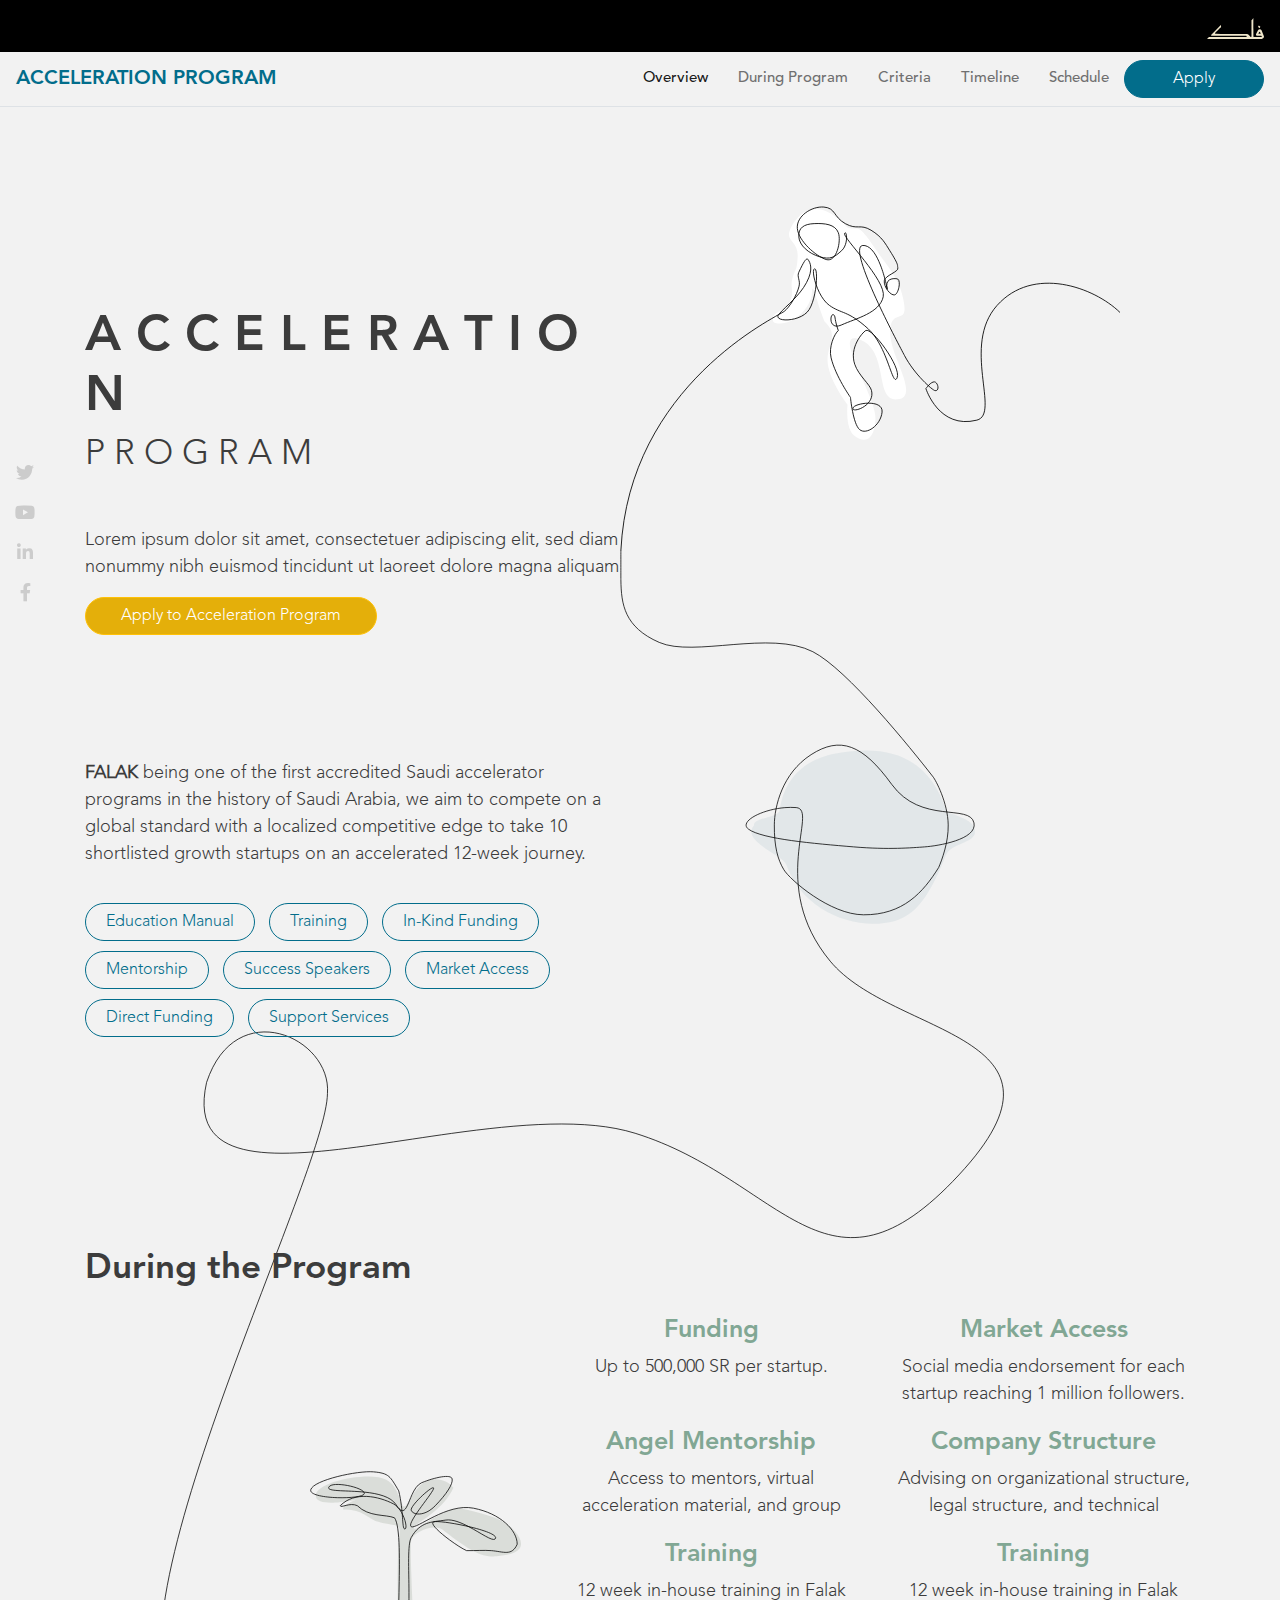
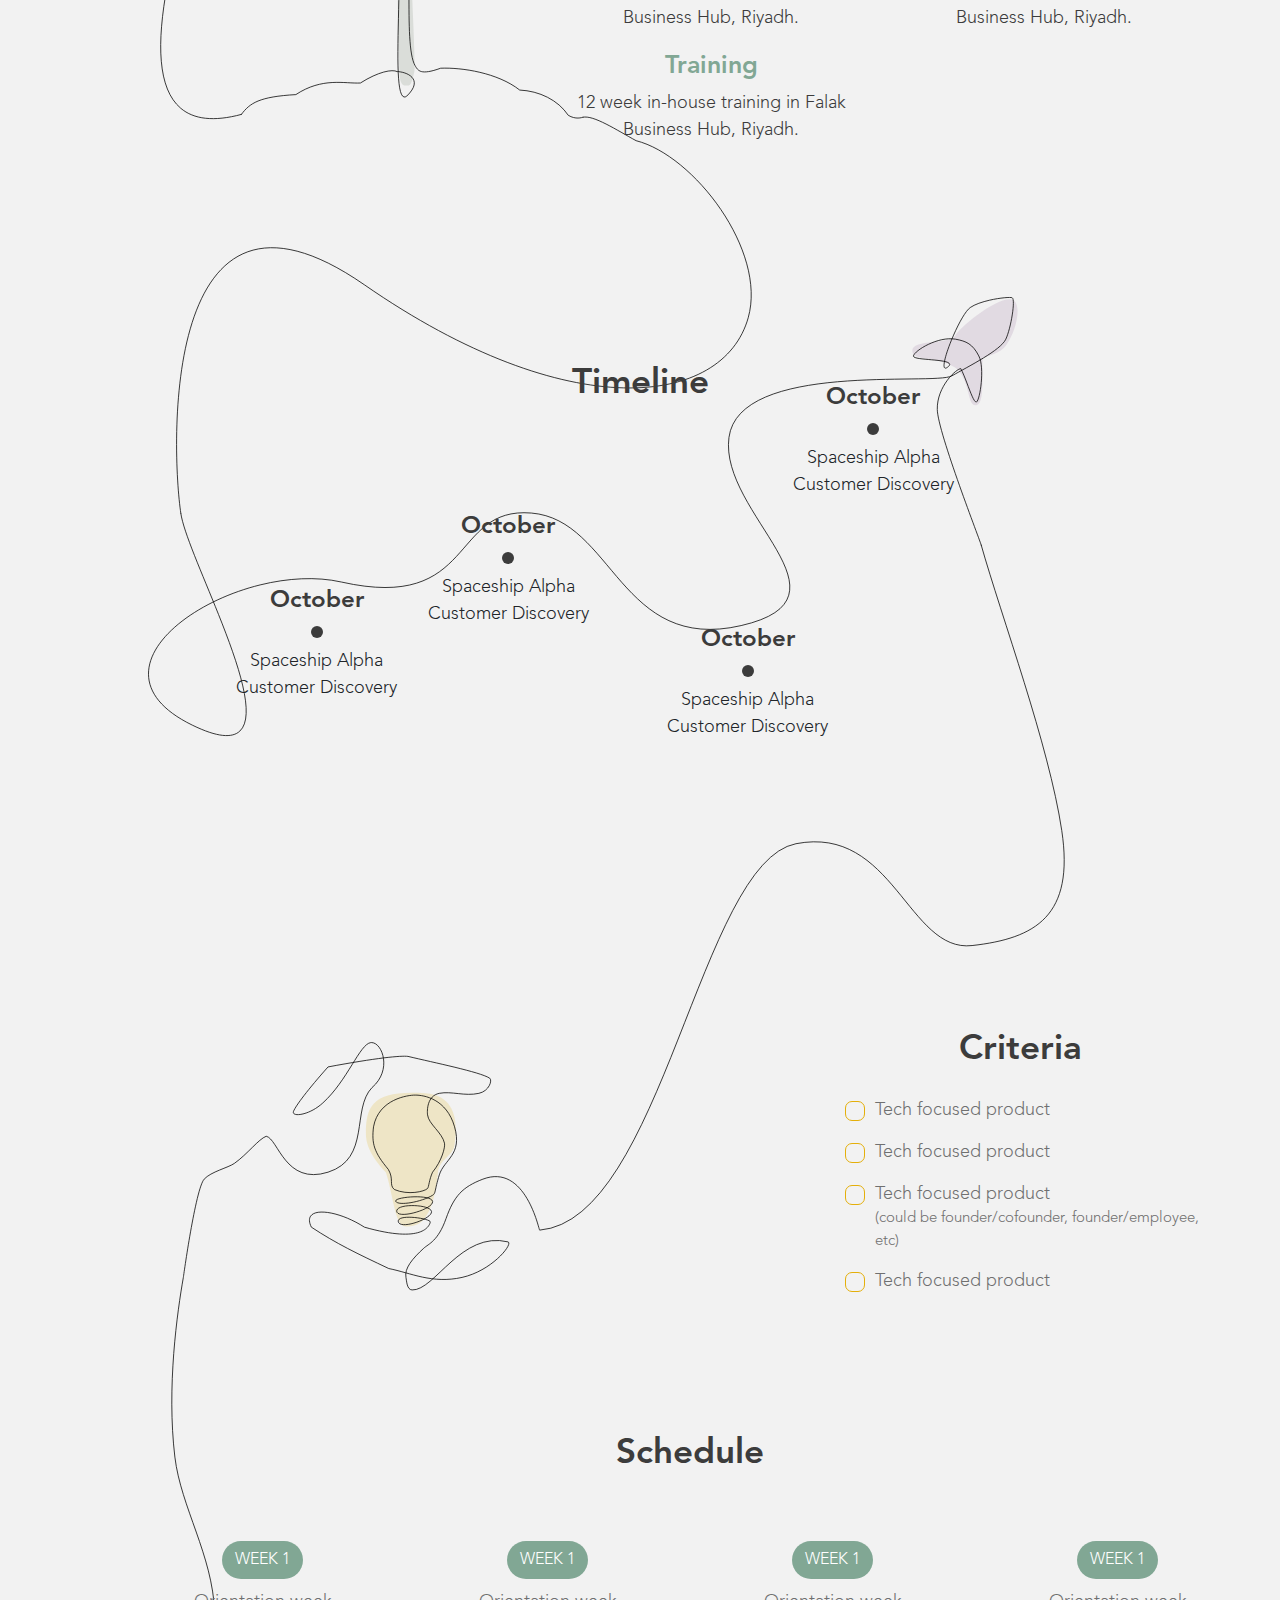
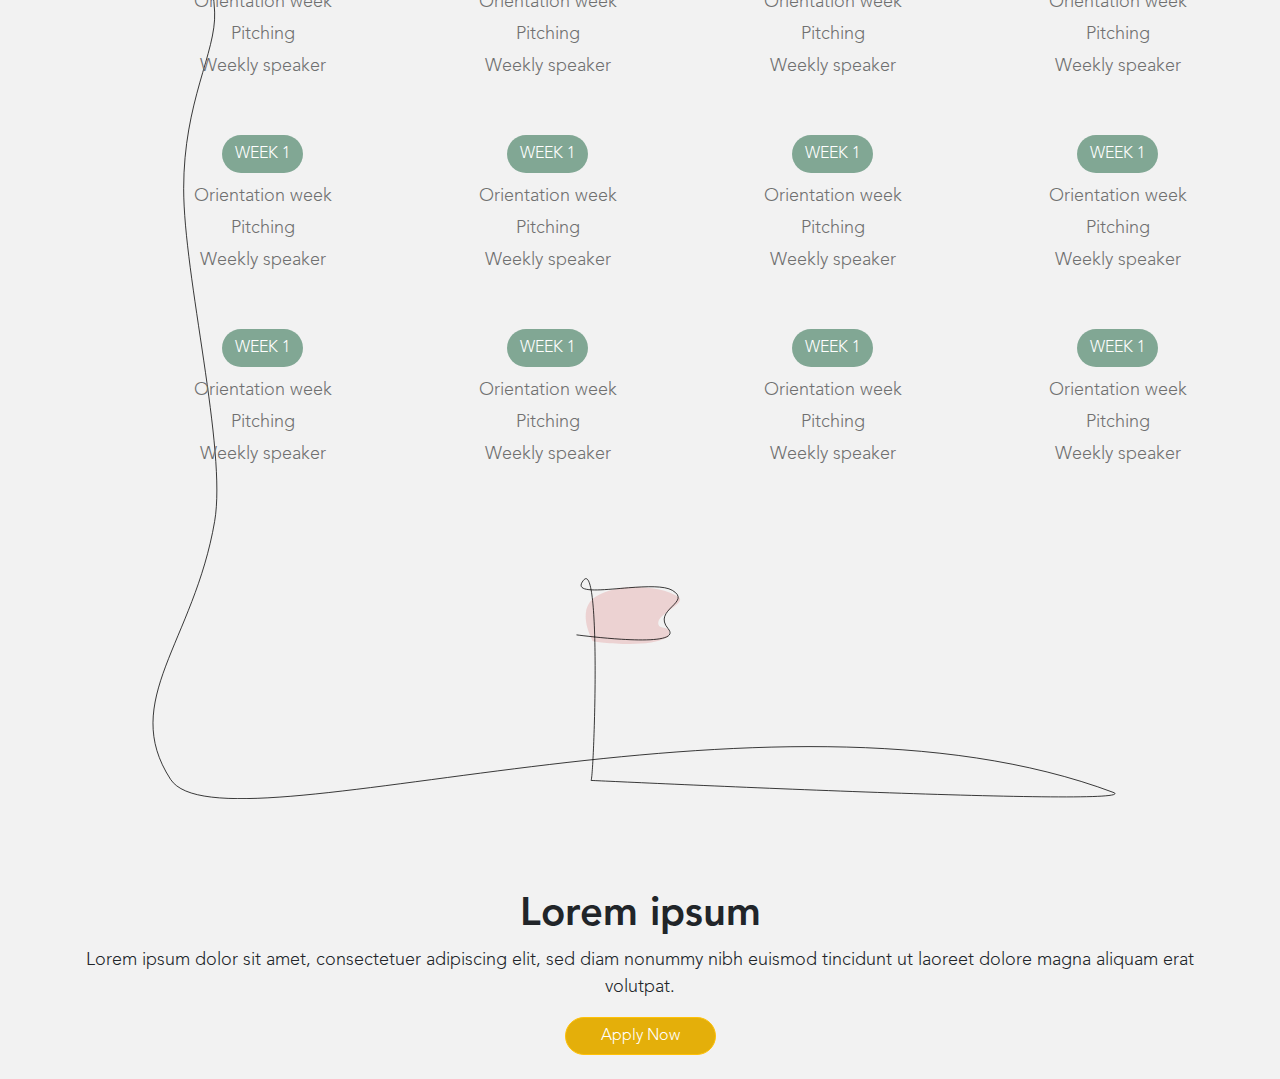
<file: index.html>
<!doctype html>
<html lang="en">
<head>
    <!-- Required meta tags -->
    <meta charset="utf-8">
    <meta name="viewport" content="width=device-width, initial-scale=1, shrink-to-fit=no">

    <!-- Bootstrap CSS -->
    <link rel="stylesheet" href="assets/css/bootstrap.min.css" />
    <link rel="stylesheet" href="plugins/font-awesome/css/all.min.css" />
    <link rel="stylesheet" href="style.css">
    <link rel="stylesheet" href="responsive.css">
    <title>Falak</title>
</head>
<body>
<div class="container-fluid px-0">
    <div class="top-header">
        <div class="float-right">
            <img src="assets/falak-logo-light.svg" alt="">
        </div>
    </div>  
<!-- end of header -->

    <div class="collapse" id="navbarToggleExternalContent">
        <div class="p-2">
            <ul class="nav flex-column">
                <li class="nav-item active">
                    <a class="nav-link" href="#">Overview <span class="sr-only">(current)</span></a>
                </li>
                <li class="nav-item">
                    <a class="nav-link" href="#">During Program</a>
                </li>
                <li class="nav-item">
                    <a class="nav-link" href="#">Criteria</a>
                </li>
                <li class="nav-item">
                    <a class="nav-link" href="#">Timeline</a>
                </li>
                <li class="nav-item">
                    <a class="nav-link" href="#">Schedule</a>
                </li>
            </ul>
        </div>
    </div>

    <nav class="navbar navbar-expand-lg navbar-light bg-falak border-bottom navbar-bottom-border-color">
        <div>
            <button class="navbar-toggler" type="button" data-toggle="collapse" data-target="#navbarToggleExternalContent" aria-controls="navbarToggleExternalContent" aria-expanded="false" aria-label="Toggle navigation">
                <span class="navbar-toggler-icon"></span>
            </button>
        </div>
        <div>
            <a class="navbar-brand" href="#">
                <h1>ACCELERATION PROGRAM</h1>
            </a>
        </div>

        <div class="collapse navbar-collapse" id="navbarSupportedContent">
            <ul class="navbar-nav flex-row ml-auto d-flex">
                <li class="nav-item active">
                    <a class="nav-link" href="#">Overview <span class="sr-only">(current)</span></a>
                </li>
                <li class="nav-item">
                    <a class="nav-link" href="#">During Program</a>
                </li>
                <li class="nav-item">
                    <a class="nav-link" href="#">Criteria</a>
                </li>
                <li class="nav-item">
                    <a class="nav-link" href="#">Timeline</a>
                </li>
                <li class="nav-item">
                    <a class="nav-link" href="#">Schedule</a>
                </li>
            </ul>
        </div>
        <div>
            <a  href="#" class="btn btn-falak-blue rounded-pill px-md-5 "role="button" aria-pressed="true">Apply</a>
        </div>
    </nav>
</div>


<main class="main-content">
    <img src="assets/Group1.svg" class="bg-main hide-mobile" alt="" />
    <img src="assets/mobile-bg.svg" class="bg-main hide-desktop" alt="" />

    <div class="fixed-menu-left">
        <ul class="list-unstyled p-0">
            <li><a href=""><i class="fab fa-twitter fa-fw"></i></a></li>
            <li><a href=""><i class="fab fa-youtube fa-fw"></i></a></li>
            <li><a href=""><i class="fab fa-linkedin-in fa-fw"></i></a></li>
            <li><a href=""><i class="fab fa-facebook-f fa-fw"></i></a></li>
        </ul>
    </div>

    <header class="main-hero h-window">
        <div class="container">
            <div class="row">
                <div class="col-lg-6">
                    <div class="hero-text">
                        <h2>A C C E L E R A T I O N</h2>
                        <h3>P R O G R A M</h3>
                        <p>
                            Lorem ipsum dolor sit amet, consectetuer adipiscing elit, sed diam nonummy nibh euismod tincidunt ut laoreet dolore magna aliquam
                        </p>
                        <a href="" class="btn btn-warning">Apply to Acceleration Program</a>
                    </div>
                </div>
            </div>
        </div>
    </header>

    <section class="about-us h-window">
        <div class="container">
            <div class="row">
                <div class="col-xl-6 col-lg-7">
                    <div class="about-text">
                        <p>
                            <b>FALAK</b> being  one  of  the  first  accredited  Saudi  accelerator programs in the history of Saudi Arabia, we aim to compete on a global standard with a localized competitive edge to take 10 shortlisted growth startups on an accelerated 12-week journey.
                        </p>
                    </div>
                    <div class="about-tags">
                        <a href="" class="btn btn-outline-primary">Education Manual</a>
                        <a href="" class="btn btn-outline-primary">Training</a>
                        <a href="" class="btn btn-outline-primary">In-Kind Funding</a>
                        <a href="" class="btn btn-outline-primary">Mentorship</a>
                        <a href="" class="btn btn-outline-primary">Success Speakers</a>
                        <a href="" class="btn btn-outline-primary">Market Access</a>
                        <a href="" class="btn btn-outline-primary">Direct Funding</a>
                        <a href="" class="btn btn-outline-primary">Support Services</a>
                    </div>
                </div>
            </div>
        </div>
    </section>

    <section class="steps h-window">
        <div class="container">
            <div class="sec-title">
                <h4>During the Program</h4>
            </div>

            <div class="all-steps">
                <div class="row">
                    <div class="col-lg-7 offset-lg-5">
                        <div class="row">
                            <div class="col-lg-6">
                                <article class="step-item">
                                    <h4>Funding</h4>
                                    <p>
                                        Up to 500,000 SR per startup.
                                    </p>
                                </article>
                            </div>
                            <div class="col-lg-6">
                                <article class="step-item">
                                    <h4>Market Access</h4>
                                    <p>
                                        Social media endorsement for each startup reaching 1 million followers.
                                    </p>
                                </article>
                            </div>
                            <div class="col-lg-6">
                                <article class="step-item">
                                    <h4>Angel Mentorship</h4>
                                    <p>
                                        Access to mentors, virtual acceleration material, and group mentorship sessions.
                                    </p>
                                </article>
                            </div>
                            <div class="col-lg-6">
                                <article class="step-item">
                                    <h4>Company Structure</h4>
                                    <p>
                                        Advising on organizational structure, legal structure, and technical structure to facilitate growth.
                                    </p>
                                </article>
                            </div>
                            <div class="col-lg-6">
                                <article class="step-item">
                                    <h4>Training</h4>
                                    <p>
                                        12 week in-house training in Falak Business Hub, Riyadh.
                                    </p>
                                </article>
                            </div>
                            <div class="col-lg-6">
                                <article class="step-item">
                                    <h4>Training</h4>
                                    <p>
                                        12 week in-house training in Falak Business Hub, Riyadh.
                                    </p>
                                </article>
                            </div>
                            <div class="col-lg-6">
                                <article class="step-item">
                                    <h4>Training</h4>
                                    <p>
                                        12 week in-house training in Falak Business Hub, Riyadh.
                                    </p>
                                </article>
                            </div>
                        </div>
                    </div>
                </div>
            </div>
        </div>
    </section>

    <section class="timeline h-window">
        <div class="container">
            <div class="sec-title text-center">
                <h4>Timeline</h4>
            </div>

            <div class="timline-holder">
                <div class="row" style="height: calc(966px - 350px)">
                    <div class="col-lg-3">
                        <article class="timeline-item text-center first-time">
                            <h4>October</h4>
                            <span class="span-dot"></span>
                            <p>
                                Spaceship Alpha
                                Customer Discovery
                            </p>
                        </article>
                    </div>
                    <div class="col-lg-3">
                        <article class="timeline-item text-center second-time">
                            <h4>October</h4>
                            <span class="span-dot"></span>
                            <p>
                                Spaceship Alpha<br>
                                Customer Discovery
                            </p>
                        </article>
                    </div>
                    <div class="col-lg-3">
                        <article class="timeline-item text-center third-time">
                            <h4>October</h4>
                            <span class="span-dot"></span>
                            <p>
                                Spaceship Alpha
                                Customer Discovery
                            </p>
                        </article>
                    </div>
                    <div class="col-lg-3">
                        <article class="timeline-item text-center fourth-time">
                            <h4>October</h4>
                            <span class="span-dot"></span>
                            <p>
                                Spaceship Alpha
                                Customer Discovery
                            </p>
                        </article>
                    </div>
                </div>
            </div>
        </div>
    </section>

    <section class="crietria h-window">
        <div class="container">
            <div class="row">
                <div class="col-xl-4 offset-xl-8 col-lg-5 offset-lg-7">
                    <div class="carira-holder">
                        <div class="sec-title text-center">
                            <h4>Criteria</h4>
                        </div>

                        <ul class="list-unstyled px-0">
                            <li>Tech focused product</li>
                            <li>Tech focused product</li>
                            <li>
                                Tech focused product
                                <p>(could be founder/cofounder, founder/employee, etc)</p>
                            </li>
                            <li>Tech focused product</li>
                        </ul>
                    </div>
                </div>
            </div>
        </div>
    </section>

    <section class="schedule">
        <div class="container">
            <div class="sec-title text-center">
                <h4>Schedule</h4>
            </div>

            <div class="row">
                <div class="col-lg-3 col-sm-6">
                    <article class="sc-item text-center">
                        <span class="btn">WEEK 1</span>
                        <ul class="list-unstyled px-0">
                            <li>Orientation week
                            </li>
                            <li>
                                Pitching
                            </li>
                            <li>
                                Weekly speaker
                            </li>
                        </ul>
                    </article>
                </div>
                <div class="col-lg-3 col-sm-6">
                    <article class="sc-item text-center">
                        <span class="btn">WEEK 1</span>
                        <ul class="list-unstyled px-0">
                            <li>Orientation week
                            </li>
                            <li>
                                Pitching
                            </li>
                            <li>
                                Weekly speaker
                            </li>
                        </ul>
                    </article>
                </div>
                <div class="col-lg-3 col-sm-6">
                    <article class="sc-item text-center">
                        <span class="btn">WEEK 1</span>
                        <ul class="list-unstyled px-0">
                            <li>Orientation week
                            </li>
                            <li>
                                Pitching
                            </li>
                            <li>
                                Weekly speaker
                            </li>
                        </ul>
                    </article>
                </div>
                <div class="col-lg-3 col-sm-6">
                    <article class="sc-item text-center">
                        <span class="btn">WEEK 1</span>
                        <ul class="list-unstyled px-0">
                            <li>Orientation week
                            </li>
                            <li>
                                Pitching
                            </li>
                            <li>
                                Weekly speaker
                            </li>
                        </ul>
                    </article>
                </div>
                <div class="col-lg-3 col-sm-6">
                    <article class="sc-item text-center">
                        <span class="btn">WEEK 1</span>
                        <ul class="list-unstyled px-0">
                            <li>Orientation week
                            </li>
                            <li>
                                Pitching
                            </li>
                            <li>
                                Weekly speaker
                            </li>
                        </ul>
                    </article>
                </div>
                <div class="col-lg-3 col-sm-6">
                    <article class="sc-item text-center">
                        <span class="btn">WEEK 1</span>
                        <ul class="list-unstyled px-0">
                            <li>Orientation week
                            </li>
                            <li>
                                Pitching
                            </li>
                            <li>
                                Weekly speaker
                            </li>
                        </ul>
                    </article>
                </div>
                <div class="col-lg-3 col-sm-6">
                    <article class="sc-item text-center">
                        <span class="btn">WEEK 1</span>
                        <ul class="list-unstyled px-0">
                            <li>Orientation week
                            </li>
                            <li>
                                Pitching
                            </li>
                            <li>
                                Weekly speaker
                            </li>
                        </ul>
                    </article>
                </div>
                <div class="col-lg-3 col-sm-6">
                    <article class="sc-item text-center">
                        <span class="btn">WEEK 1</span>
                        <ul class="list-unstyled px-0">
                            <li>Orientation week
                            </li>
                            <li>
                                Pitching
                            </li>
                            <li>
                                Weekly speaker
                            </li>
                        </ul>
                    </article>
                </div>
                <div class="col-lg-3 col-sm-6">
                    <article class="sc-item text-center">
                        <span class="btn">WEEK 1</span>
                        <ul class="list-unstyled px-0">
                            <li>Orientation week
                            </li>
                            <li>
                                Pitching
                            </li>
                            <li>
                                Weekly speaker
                            </li>
                        </ul>
                    </article>
                </div>
                <div class="col-lg-3 col-sm-6">
                    <article class="sc-item text-center">
                        <span class="btn">WEEK 1</span>
                        <ul class="list-unstyled px-0">
                            <li>Orientation week
                            </li>
                            <li>
                                Pitching
                            </li>
                            <li>
                                Weekly speaker
                            </li>
                        </ul>
                    </article>
                </div>
                <div class="col-lg-3 col-sm-6">
                    <article class="sc-item text-center">
                        <span class="btn">WEEK 1</span>
                        <ul class="list-unstyled px-0">
                            <li>Orientation week
                            </li>
                            <li>
                                Pitching
                            </li>
                            <li>
                                Weekly speaker
                            </li>
                        </ul>
                    </article>
                </div>
                <div class="col-lg-3 col-sm-6">
                    <article class="sc-item text-center">
                        <span class="btn">WEEK 1</span>
                        <ul class="list-unstyled px-0">
                            <li>Orientation week
                            </li>
                            <li>
                                Pitching
                            </li>
                            <li>
                                Weekly speaker
                            </li>
                        </ul>
                    </article>
                </div>
            </div>
        </div>
    </section>

    <footer>
        <div class="container">
            <h3>
                Lorem ipsum
            </h3>
            <p>
                Lorem ipsum dolor sit amet, consectetuer adipiscing elit, sed diam nonummy nibh euismod tincidunt ut laoreet dolore magna aliquam erat volutpat.
            </p>
            <a href="" class="btn btn-warning">Apply Now</a>
            <br><br>
        </div>
    </footer>
</main>
<!-- Optional JavaScript -->
<!-- jQuery first, then Popper.js, then Bootstrap JS -->
<script src="assets/js/jquery-3.3.1.slim.min.js"></script>
<script src="assets/js/jquery.min.js"></script>
<script src="assets/js/popper.min.js"></script>
<script src="assets/js/bootstrap.min.js"></script>
</body>
</html>
</file>
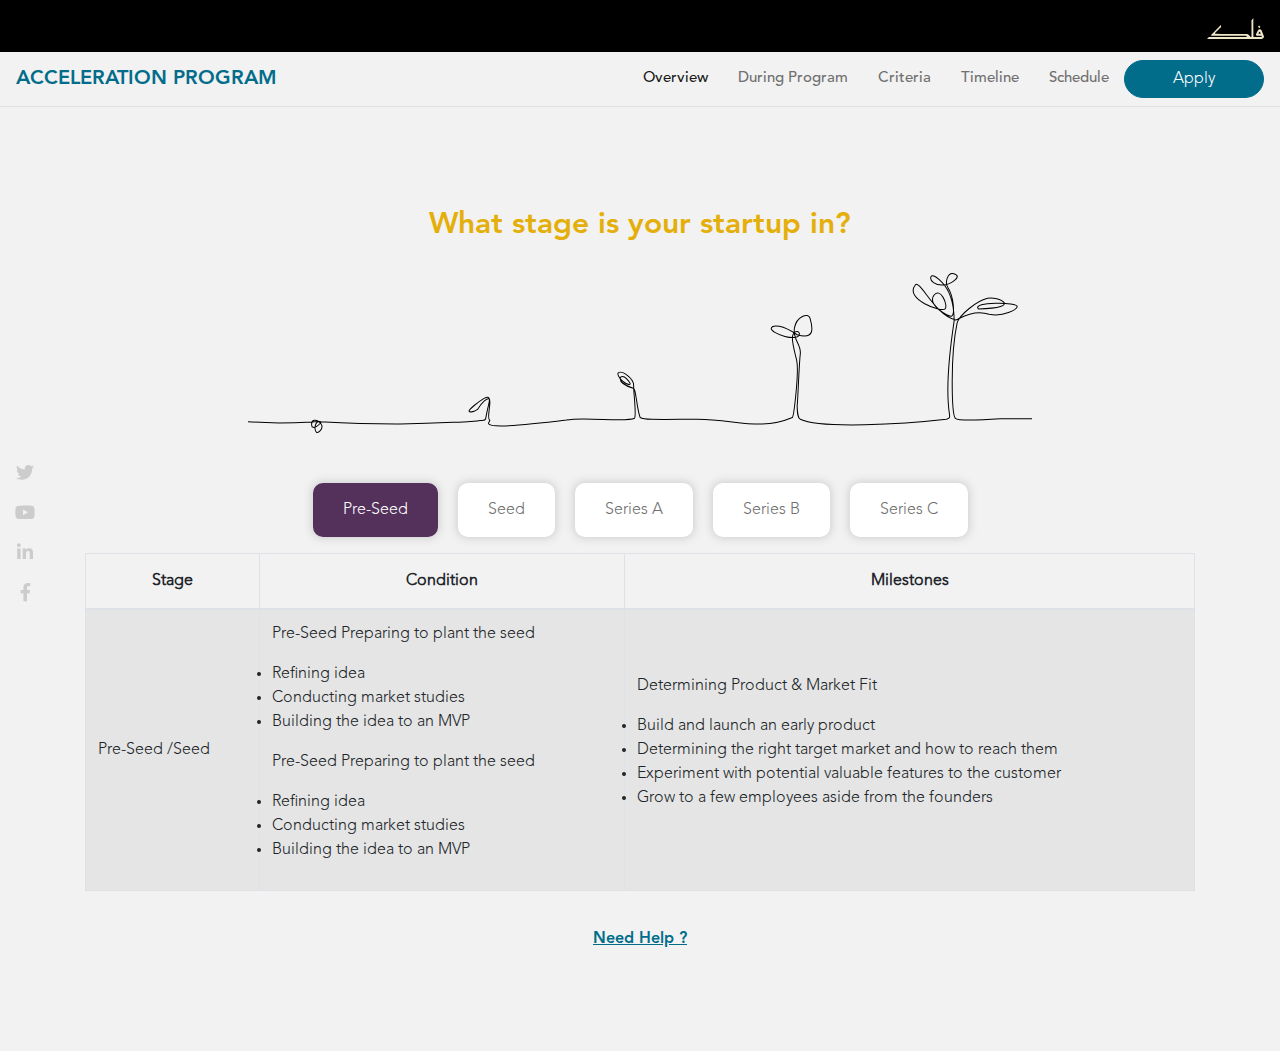
<file: process.html>
<!doctype html>
<html lang="en">
<head>
    <!-- Required meta tags -->
    <meta charset="utf-8">
    <meta name="viewport" content="width=device-width, initial-scale=1, shrink-to-fit=no">

    <!-- Bootstrap CSS -->
    <link rel="stylesheet" href="assets/css/bootstrap.min.css" />
    <link rel="stylesheet" href="plugins/font-awesome/css/all.min.css" />
    <link rel="stylesheet" href="style.css">
    <link rel="stylesheet" href="responsive.css">
    <title>Falak</title>
</head>
<body>
<div class="container-fluid px-0">
    <div class="top-header">
        <div class="float-right">
            <img src="assets/falak-logo-light.svg" alt="">
        </div>
    </div>  
<!-- end of header -->

    <div class="collapse" id="navbarToggleExternalContent">
        <div class="p-2">
            <ul class="nav flex-column">
                <li class="nav-item active">
                    <a class="nav-link" href="#">Overview <span class="sr-only">(current)</span></a>
                </li>
                <li class="nav-item">
                    <a class="nav-link" href="#">During Program</a>
                </li>
                <li class="nav-item">
                    <a class="nav-link" href="#">Criteria</a>
                </li>
                <li class="nav-item">
                    <a class="nav-link" href="#">Timeline</a>
                </li>
                <li class="nav-item">
                    <a class="nav-link" href="#">Schedule</a>
                </li>
            </ul>
        </div>
    </div>

    <nav class="navbar navbar-expand-lg navbar-light bg-falak border-bottom navbar-bottom-border-color">
        <div>
            <button class="navbar-toggler" type="button" data-toggle="collapse" data-target="#navbarToggleExternalContent" aria-controls="navbarToggleExternalContent" aria-expanded="false" aria-label="Toggle navigation">
                <span class="navbar-toggler-icon"></span>
            </button>
        </div>
        <div>
            <a class="navbar-brand" href="#">
                <h1>ACCELERATION PROGRAM</h1>
            </a>
        </div>

        <div class="collapse navbar-collapse" id="navbarSupportedContent">
            <ul class="navbar-nav flex-row ml-auto d-flex">
                <li class="nav-item active">
                    <a class="nav-link" href="#">Overview <span class="sr-only">(current)</span></a>
                </li>
                <li class="nav-item">
                    <a class="nav-link" href="#">During Program</a>
                </li>
                <li class="nav-item">
                    <a class="nav-link" href="#">Criteria</a>
                </li>
                <li class="nav-item">
                    <a class="nav-link" href="#">Timeline</a>
                </li>
                <li class="nav-item">
                    <a class="nav-link" href="#">Schedule</a>
                </li>
            </ul>
        </div>
        <div>
            <a  href="#" class="btn btn-falak-blue rounded-pill px-md-5 "role="button" aria-pressed="true">Apply</a>
        </div>
    </nav>
</div>


<main class="main-content">

    <div class="fixed-menu-left">
        <ul class="list-unstyled p-0">
            <li><a href=""><i class="fab fa-twitter fa-fw"></i></a></li>
            <li><a href=""><i class="fab fa-youtube fa-fw"></i></a></li>
            <li><a href=""><i class="fab fa-linkedin-in fa-fw"></i></a></li>
            <li><a href=""><i class="fab fa-facebook-f fa-fw"></i></a></li>
        </ul>
    </div>

    <section class="process">
        <div class="container">
            <div class="page-text text-center">
                <h4>What stage is your startup in?</h4>
                <img src="assets/tree.svg" alt="" />
            </div>

            <div class="page-tabs">
                <ul class="nav nav-pills mb-3 justify-content-center" id="pills-tab" role="tablist">
                    <li class="nav-item">
                        <a class="nav-link active" id="pills-home-tab" data-toggle="pill" href="#pills-home" role="tab" aria-controls="pills-home" aria-selected="true">Pre-Seed</a>
                    </li>
                    <li class="nav-item">
                        <a class="nav-link" id="pills-profile-tab" data-toggle="pill" href="#pills-profile" role="tab" aria-controls="pills-profile" aria-selected="false">Seed</a>
                    </li>
                    <li class="nav-item">
                        <a class="nav-link" id="pills-serA-tab" data-toggle="pill" href="#pills-serA" role="tab" aria-controls="pills-contact" aria-selected="false">Series A</a>
                    </li>
                    <li class="nav-item">
                        <a class="nav-link" id="pills-serB-tab" data-toggle="pill" href="#pills-serB" role="tab" aria-controls="pills-contact" aria-selected="false">Series B</a>
                    </li>
                    <li class="nav-item">
                        <a class="nav-link" id="pills-serC-tab" data-toggle="pill" href="#pills-serC" role="tab" aria-controls="pills-contact" aria-selected="false">Series C</a>
                    </li>
                </ul>
            </div>

            <div class="tab-content" id="pills-tabContent">
                <div class="tab-pane fade show active" id="pills-home" role="tabpanel" aria-labelledby="pills-home-tab">
                    <div class="table-responsive tab-table">
                        <table class="table table-bordered table-striped">
                            <thead>
                                <tr>
                                    <th>Stage</th>
                                    <th>Condition</th>
                                    <th>Milestones</th>
                                </tr>
                            </thead>
                            <tbody>
                                <tr>
                                    <td>
                                        Pre-Seed
                                        /Seed
                                    </td>
                                    <td>
                                        <p>Pre-Seed
                                            Preparing to plant the seed</p>
                                        <ul>
                                            <li>Refining idea</li>
                                            <li>Conducting market studies</li>
                                            <li>Building the idea to an MVP</li>
                                        </ul>
                                        <p>Pre-Seed
                                            Preparing to plant the seed</p>
                                        <ul>
                                            <li>Refining idea</li>
                                            <li>Conducting market studies</li>
                                            <li>Building the idea to an MVP</li>
                                        </ul>
                                    </td>
                                    <td>
                                        <p>Determining Product & Market Fit</p>
                                        <ul>
                                            <li>Build and launch an early product</li>
                                            <li>Determining the right target market and how to reach them</li>
                                            <li>Experiment with potential valuable features to the customer</li>
                                            <li>Grow to a few employees aside from the founders</li>
                                        </ul>
                                    </td>
                                </tr>
                            </tbody>
                        </table>
                    </div>
                </div>
                <div class="tab-pane fade" id="pills-profile" role="tabpanel" aria-labelledby="pills-profile-tab">

                </div>
                <div class="tab-pane fade" id="pills-contact" role="tabpanel" aria-labelledby="pills-contact-tab">

                </div>
                <div class="tab-pane fade" id="pills-serA" role="tabpanel" aria-labelledby="pills-contact-tab">
a
                </div>
                <div class="tab-pane fade" id="pills-serB" role="tabpanel" aria-labelledby="pills-contact-tab">
b
                </div>
                <div class="tab-pane fade" id="pills-serC" role="tabpanel" aria-labelledby="pills-contact-tab">
c
                </div>
            </div>

            <div class="more-help">
                <a href="">Need Help ?</a>
            </div>
        </div>
    </section>
</main>
<!-- Optional JavaScript -->
<!-- jQuery first, then Popper.js, then Bootstrap JS -->
<script src="assets/js/jquery-3.3.1.slim.min.js"></script>
<script src="assets/js/jquery.min.js"></script>
<script src="assets/js/popper.min.js"></script>
<script src="assets/js/bootstrap.min.js"></script>
</body>
</html>
</file>
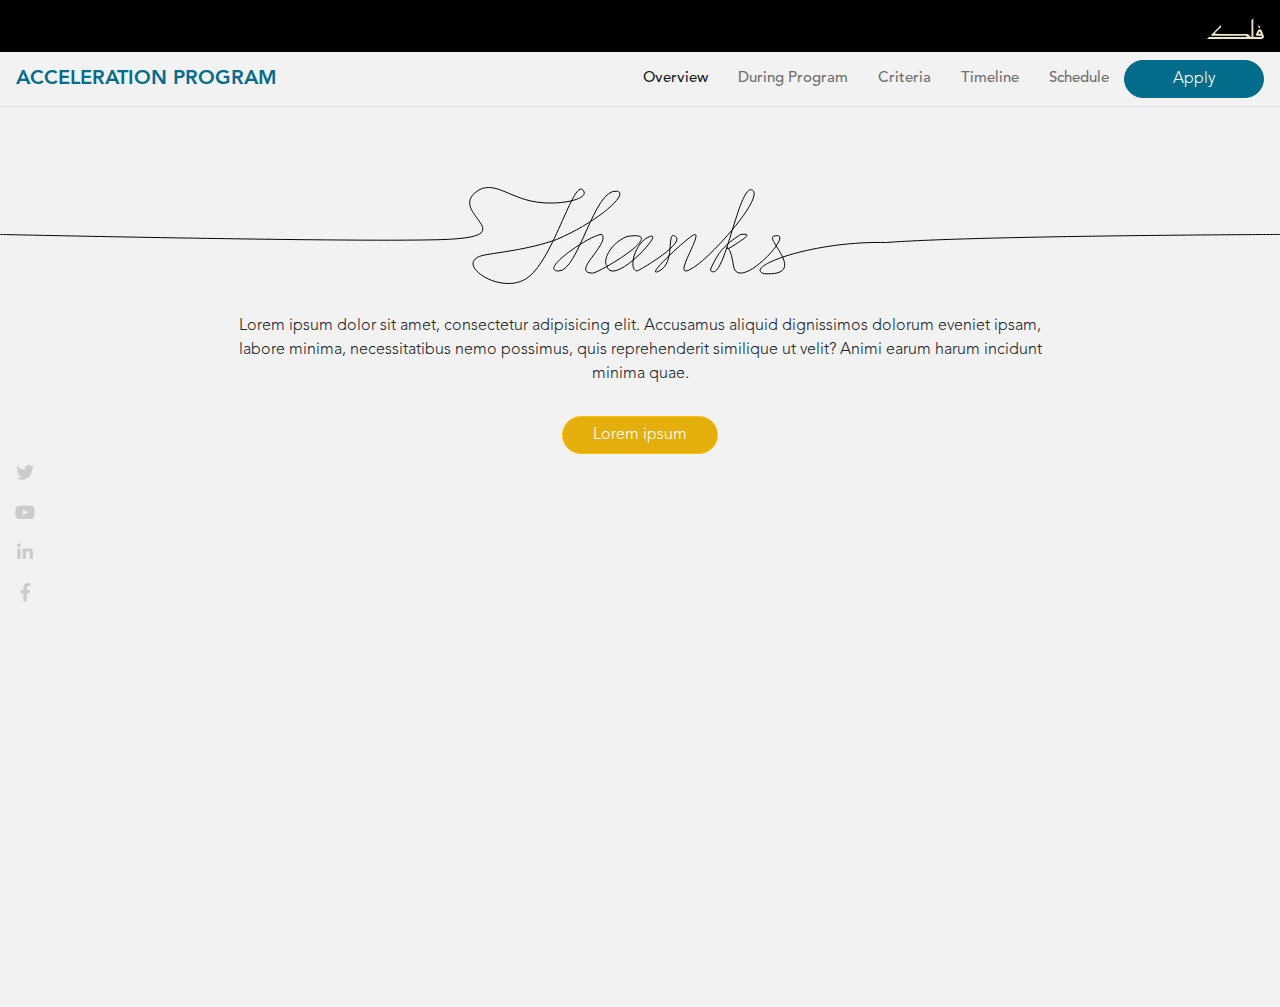
<file: thanks.html>
<!doctype html>
<html lang="en">
<head>
    <!-- Required meta tags -->
    <meta charset="utf-8">
    <meta name="viewport" content="width=device-width, initial-scale=1, shrink-to-fit=no">

    <!-- Bootstrap CSS -->
    <link rel="stylesheet" href="assets/css/bootstrap.min.css" />
    <link rel="stylesheet" href="plugins/font-awesome/css/all.min.css" />
    <link rel="stylesheet" href="style.css">
    <link rel="stylesheet" href="responsive.css">
    <title>Falak</title>
</head>
<body>
<div class="container-fluid px-0">
    <div class="top-header">
        <div class="float-right">
            <img src="assets/falak-logo-light.svg" alt="">
        </div>
    </div>  
<!-- end of header -->

    <div class="collapse" id="navbarToggleExternalContent">
        <div class="p-2">
            <ul class="nav flex-column">
                <li class="nav-item active">
                    <a class="nav-link" href="#">Overview <span class="sr-only">(current)</span></a>
                </li>
                <li class="nav-item">
                    <a class="nav-link" href="#">During Program</a>
                </li>
                <li class="nav-item">
                    <a class="nav-link" href="#">Criteria</a>
                </li>
                <li class="nav-item">
                    <a class="nav-link" href="#">Timeline</a>
                </li>
                <li class="nav-item">
                    <a class="nav-link" href="#">Schedule</a>
                </li>
            </ul>
        </div>
    </div>

    <nav class="navbar navbar-expand-lg navbar-light bg-falak border-bottom navbar-bottom-border-color">
        <div>
            <button class="navbar-toggler" type="button" data-toggle="collapse" data-target="#navbarToggleExternalContent" aria-controls="navbarToggleExternalContent" aria-expanded="false" aria-label="Toggle navigation">
                <span class="navbar-toggler-icon"></span>
            </button>
        </div>
        <div>
            <a class="navbar-brand" href="#">
                <h1>ACCELERATION PROGRAM</h1>
            </a>
        </div>

        <div class="collapse navbar-collapse" id="navbarSupportedContent">
            <ul class="navbar-nav flex-row ml-auto d-flex">
                <li class="nav-item active">
                    <a class="nav-link" href="#">Overview <span class="sr-only">(current)</span></a>
                </li>
                <li class="nav-item">
                    <a class="nav-link" href="#">During Program</a>
                </li>
                <li class="nav-item">
                    <a class="nav-link" href="#">Criteria</a>
                </li>
                <li class="nav-item">
                    <a class="nav-link" href="#">Timeline</a>
                </li>
                <li class="nav-item">
                    <a class="nav-link" href="#">Schedule</a>
                </li>
            </ul>
        </div>
        <div>
            <a  href="#" class="btn btn-falak-blue rounded-pill px-md-5 "role="button" aria-pressed="true">Apply</a>
        </div>
    </nav>
</div>


<main class="main-content">

    <div class="fixed-menu-left">
        <ul class="list-unstyled p-0">
            <li><a href=""><i class="fab fa-twitter fa-fw"></i></a></li>
            <li><a href=""><i class="fab fa-youtube fa-fw"></i></a></li>
            <li><a href=""><i class="fab fa-linkedin-in fa-fw"></i></a></li>
            <li><a href=""><i class="fab fa-facebook-f fa-fw"></i></a></li>
        </ul>
    </div>

    <div class="thanks">
        <img src="assets/thank.svg" alt="" class="w-100" />
        <div class="container">
            <div class="row justify-content-center">
                <div class="col-md-9 text-center">
                    <p>
                        Lorem ipsum dolor sit amet, consectetur adipisicing elit. Accusamus aliquid dignissimos dolorum eveniet ipsam, labore minima, necessitatibus nemo possimus, quis reprehenderit similique ut velit? Animi earum harum incidunt minima quae.
                    </p>
                    <a href="" class="btn btn-warning">Lorem ipsum</a>
                </div>
            </div>
        </div>
    </div>
</main>
<!-- Optional JavaScript -->
<!-- jQuery first, then Popper.js, then Bootstrap JS -->
<script src="assets/js/jquery-3.3.1.slim.min.js"></script>
<script src="assets/js/jquery.min.js"></script>
<script src="assets/js/popper.min.js"></script>
<script src="assets/js/bootstrap.min.js"></script>
</body>
</html>
</file>
<file: style.css>
/* #### Generated By: http://www.cufonfonts.com #### */
/* Include web Fonts */
@font-face {
    font-family: 'Avenir LT Std 55 Roman';
    font-style: normal;
    font-weight: normal;
    src: local('Avenir LT Std 55 Roman'), url('assets/fonts/AvenirLTStd-Roman.woff') format('woff');
}


@font-face {
    font-family: 'Avenir LT Std 35 Light';
    font-style: normal;
    font-weight: normal;
    src: local('Avenir LT Std 35 Light'), url('assets/fonts/AvenirLTStd-Light.woff') format('woff');
}


@font-face {
    font-family: 'Avenir LT Std 45 Book';
    font-style: normal;
    font-weight: normal;
    src: local('Avenir LT Std 45 Book'), url('assets/fonts/AvenirLTStd-Book.woff') format('woff');
}


@font-face {
    font-family: 'Avenir LT Std 65 Medium';
    font-style: normal;
    font-weight: normal;
    src: local('Avenir LT Std 65 Medium'), url('assets/fonts/AvenirLTStd-Medium.woff') format('woff');
}


@font-face {
    font-family: 'Avenir LT Std 85 Heavy';
    font-style: normal;
    font-weight: normal;
    src: local('Avenir LT Std 85 Heavy'), url('assets/fonts/AvenirLTStd-Heavy.woff') format('woff');
}


@font-face {
    font-family: 'Avenir LT Std 95 Black';
    font-style: normal;
    font-weight: normal;
    src: local('Avenir LT Std 95 Black'), url('assets/fonts/AvenirLTStd-Black.woff') format('woff');
}
/* Include web Fonts */

:root {
    --blue-clr: #026D8B;
    --orange-clr: #E4AF0A;
    --font-menium: 'Avenir LT Std 65 Medium';
    --font-light: 'Avenir LT Std 35 Light';
}

*{
    box-sizing: border-box;
    padding: 0;
    margin: 0;
    font-family: 'Avenir LT Std 35 Light', 'Avenir LT Std 65 Medium', sans-serif;
}

body {
    background: #F2F2F2;
    overflow-x: hidden;
}

.top-header {
    height: 52px;
    background: black;
    padding: 1rem;
}

.bg-falak {
    background: #F2F2F2;
}

.navbar-bottom-border-color {
    border-color: #3C3C3C;
}
.navbar-brand, .navbar-light .navbar-brand {
    color: #026D8B;
}

.navbar-brand, .navbar-light .navbar-brand h1{
    font-size: 20px;
    font-family: 'Avenir LT Std 85 Heavy', sans-serif;
    color: var(--blue-clr);
    margin: 0;
}

.navbar-light .navbar-nav .nav-link{
    padding: 6px 15px;
    color: #707070;
    font-size: 15px;
    font-family: var(--font-menium), sans-serif;
}

.navbar-light .navbar-nav .nav-link:hover,
.navbar-light .navbar-nav .nav-link:focus{
    color: var(--blue-clr);
}

.btn-falak-blue {
    color: #FFFFFF;
    background-color: #026D8B;
    border-color: #026D8B;
}

.btn-falak-blue:hover,
.btn-falak-blue:focus,
.btn-falak-blue:active,
.btn-falak-blue.active,
.open .dropdown-toggle.btn-falak-blue {
    color: #FFFFFF;
    background-color: #026D8B;
    border-color: #026D8B;
}

.btn-falak-blue:active,
.btn-falak-blue.active,
.open .dropdown-toggle.btn-falak-blue {
    background-image: none;
}

.btn-falak-blue.disabled,
.btn-falak-blue[disabled],
fieldset[disabled] .btn-falak-blue,
.btn-falak-blue.disabled:hover,
.btn-falak-blue[disabled]:hover,
fieldset[disabled] .btn-falak-blue:hover,
.btn-falak-blue.disabled:focus,
.btn-falak-blue[disabled]:focus,
fieldset[disabled] .btn-falak-blue:focus,
.btn-falak-blue.disabled:active,
.btn-falak-blue[disabled]:active,
fieldset[disabled] .btn-falak-blue:active,
.btn-falak-blue.disabled.active,
.btn-falak-blue[disabled].active,
fieldset[disabled] .btn-falak-blue.active {
    background-color: #026D8B;
    border-color: #026D8B;
}

.btn-falak-blue .badge {
    color: #026D8B;
    background-color: #FFFFFF;
}

.fixed-menu-left{
    position: fixed;
    bottom: 30%;
    left: 5px;
    z-index: 3;
}

.fixed-menu-left a {
    color: #CCCCCC;
    font-size: 18px;
    display: block;
    width: 40px;
    height: 40px;
    text-align: center;
    line-height: 40px;
    transition: all 0.35s ease;
}

.fixed-menu-left a:hover,
.fixed-menu-left a:focus{
    background: var(--orange-clr);
    color: #FFF;
    border-radius: 50%;
}

/* main-content */
.main-content{
    position: relative;
    /*background: url("assets/Group1.svg") no-repeat center;*/
    background-size: contain;
    min-height: 100vh;
}

.bg-main {
    position: absolute;
    top: 0;
    left: 50%;
    width: 1976px;
    /*min-height: 7762px;*/
    z-index: 1;
    transform: translateX(-50%);
}

.h-window {
    min-height: 966px;
}

.main-hero{
    position: relative;
    /*min-height: 966px;*/
    z-index: 2;
}

.hero-text {
    margin-top: 200px;
}

.hero-text h2{
    color: #3C3C3C;
    font-size: 50px;
    font-family: 'Avenir LT Std 85 Heavy', sans-serif;
    font-weight: inherit;
}

.hero-text h3{
    color: #3C3C3C;
    font-size: 35px;
    font-family: var(--font-light), sans-serif;
}

.hero-text p {
    font-size: 18px;
    color: #3C3C3C;
    margin-top: 50px;
}

.hero-text a {
    padding: 6px 35px;
    color: #FFF;
    background: var(--orange-clr);
    border-radius: 25px;
    transition: all 0.3s ease;
}

.hero-text a:hover,
.hero-text a:focus{
    color: #FFF !important;
    transform: scale(1.02, 1.02);
}

/* about-us */
.about-us {
    position: relative;
    z-index: 2;
    /*min-height: 966px;*/
}

.about-text {
    margin-top: 300px;
}

.about-text p,
.about-text span,
.about-text pre,
.about-text li,
.about-text div {
    color: #3C3C3C;
    font-size: 18px;
    line-height: 1.5;
}

.about-text span {
    font-size: 20px;
    font-family: 'Avenir LT Std 95 Black', sans-serif !important;
}

.about-tags {
    margin-top: 35px;
    position: relative;
}

.about-tags a{
    border-color: var(--blue-clr);
    color: var(--blue-clr);
    padding: 6px 20px;
    border-radius: 25px;
    margin-bottom: 10px;
    margin-right: 10px;
}

.about-tags a:hover,
.about-tags a:focus{
    background: var(--blue-clr) !important;
    color: #FFF !important;
    border-color: var(--blue-clr);
}
/* about-us */

/* steps */
.steps {
    /*min-height: 966px;*/
    position: relative;
    z-index: 2;
}

.steps .sec-title {
    margin-top: 400px;
    margin-bottom: 25px;
}

.sec-title h4,
.sec-title h3{
    color: #3C3C3C;
    font-size: 35px;
    font-family: 'Avenir LT Std 85 Heavy', sans-serif;
    font-weight: bold;
}

.step-item {
    text-align: center;
    position: relative;
    margin-bottom: 20px;
}

.step-item h4,
.step-item h3 {
    color: #81A794;
    font-size: 25px;
    font-family: 'Avenir LT Std 85 Heavy', sans-serif;
    font-weight: bold;
}

.step-item p {
    color: #3C3C3C;
    font-size: 18px;
    line-height: 1.5;
}
/* steps */

/* timeline */
.timeline {
    position: relative;
    z-index: 2;
    /*min-height: 966px;*/
}

.timeline .sec-title {
    margin-top: 200px;
}

.timline-holder {
    width: 75%;
    margin: 0 auto;
}

.timeline-item h4,
.timeline-item h3 {
    color: #3C3C3C;
    font-size: 24px;
    font-family: 'Avenir LT Std 85 Heavy', sans-serif;
    font-weight: bold;
    margin-bottom: 10px;
}

.timeline-item p {
    font-size: 18px;
}

.span-dot{
    display: block;
    width: 12px;
    height: 12px;
    background: #3C3C3C;
    border-radius: 50%;
    margin-right: auto;
    margin-left: auto;
    margin-bottom: 10px;
}

.first-time {
    position: relative;
    bottom: -308px;
}

.second-time {
    position: relative;
    bottom: -219px;
    left: -24px;
}

.third-time {
    position: relative;
    bottom: -360px;
}

.fourth-time {
    position: relative;
    left: -126px;
    top: 58px;
}
/* timeline */

/* crietria */
.crietria {
    position: relative;
    /*min-height: 966px;*/
    z-index: 2;
}

.crietria .sec-title {
    margin-top: 220px;
    margin-bottom: 25px;
}

.carira-holder li {
    display: flex;
    flex-wrap: wrap;
    font-size: 18px;
    margin-bottom: 15px;
    color: #707070;
    align-items: center
}

.carira-holder li::before {
    content: '';
    display: block;
    width: 20px;
    height: 20px;
    border-radius: 7px;
    border: 1px solid var(--orange-clr);
    margin-right: 10px;
}

.carira-holder li p {
    flex: 0 0 100%;
    margin-left: 30px;
    font-size: 15px;
    margin-bottom: 0;
}
/* crietria */

/* schedule */
.schedule {
    position: relative;
    z-index: 2;
    min-height: 1238px;
    padding-left: 100px;
}

.schedule .sec-title {
    margin-top: 300px;
    margin-bottom: 65px;
}

.sc-item {
    margin-bottom: 55px;
}

.sc-item span.btn {
    background: #81A794;
    color: #FFF;
    margin-bottom: 10px;
    border-radius: 25px;
}

.sc-item li {
    color: #707070;
    font-size: 18px;
    margin-bottom: 5px;
}
/* schedule */

/* footer */
footer {
    text-align: center;
    position: absolute;
    z-index: 2;
    bottom: -200px;
    left: 0;
    width: 100%;
}

footer h3,
footer h4 {
    font-size: 40px;
    font-family: 'Avenir LT Std 85 Heavy', sans-serif;
    font-weight: bold;
}

footer p {
    font-size: 18px;
    line-height: 1.5;
}

footer a.btn {
    padding: 6px 35px;
    background: var(--orange-clr);
    color: #FFF;
    border-radius: 25px;
}
/* footer */

.thanks {
    padding: 80px 0;
}

.thanks img{
    margin-bottom: 30px;
}

.thanks p {
    line-height: 1.5;
    margin-bottom: 30px;
}

.thanks a {
    padding: 6px 30px;
    color: #FFF;
    border-radius: 25px;
    background: var(--orange-clr);
}

.process {
    padding: 100px 0;
}

.page-text {
    margin-bottom: 50px;
}

.page-text h4,
.page-text h3,
.page-text p {
    color: var(--orange-clr);
    font-size: 30px;
    font-family: 'Avenir LT Std 85 Heavy', sans-serif;
    margin-bottom: 30px;
}

.page-tabs .nav-pills .nav-link {
    padding: 15px 30px;
    border-radius: 10px;
    background: #FFF;
    box-shadow: 0 0 10px 1px #CCC;
    color: #707070;
    margin: 0 10px;
    transition: all 0.3s ease;
}

.page-tabs .nav-pills .nav-link.active,
.page-tabs .nav-pills .show > .nav-link{
    background: #53315B;
    color: #FFF;
}

.more-help {
    text-align: center;
    color: #026D8B;
    margin-top: 20px;
}

.more-help a {
    color: #026D8B;
    text-decoration: underline;
    font-family: 'Avenir LT Std 85 Heavy', sans-serif;
}

.tab-table table {
    border-radius: 10px;
}

.tab-table table tr th,
.tab-table table td {
    vertical-align: middle;
}

.tab-table table thead tr th{
    text-align: center;
    padding: 15px 30px;
}
/* main-content */
</file>
<file: responsive.css>
@media (min-width: 1366px) {
    .bg-main {
        width: 1240px;
    }

    .h-window {
        min-height: 454px;
    }

    .container {
        max-width: 1240px;
    }
}
@media (min-width: 991px) and (max-width: 1366px) {
    .bg-main {
        width: 991px;
    }

    .h-window {
        min-height: 354px;
    }

    .about-text {
        margin-top: 125px;
    }

    .step-item p {
        height: 54px;
        overflow: hidden;
    }

    .steps .sec-title {
        margin-top: 202px;
    }

    .first-time {
        bottom: -173px;
    }

    .second-time {
        bottom: -99px;
    }

    .third-time {
        bottom: -212px;
    }

    .fourth-time {
        left: -90px;
        top: -30px;
    }

    .crietria .sec-title {
        margin-top: 0;
    }

    .schedule .sec-title {
        margin-top: 50px;
    }

    .schedule {
        min-height: 1045px;
    }
}

@media (min-width: 768px) and (max-width: 991px) {
    .hero-text {
        margin-top: 70px;
    }

    .bg-main {
        width: 768px;
        top: 250px;
    }

    .h-window {
        min-height: 554px;
    }

    .hero-text {
        text-align: center;
    }

    .hero-text h2 {
        font-size: 35px;
    }

    .hero-text h3 {
        font-size: 30px;
    }

    .about-us {
        padding-right: 200px;
        text-align: center;
    }

    .about-text {
        margin-top: 500px;
    }

    .steps .sec-title {
        text-align: center;
        margin-top: 633px;
    }

    .step-item {
        margin-bottom: 35px;
    }

    .timeline .sec-title {
        margin-top: 587px;
    }

    .timeline-item {
        text-align: left !important;
        position: static;
    }

    .span-dot {
        position: absolute;
        top: 0;
        left: 0;
    }

    .timline-holder {
        margin-top: 190px;
    }

    .first-time {
        margin-left: 115px;
    }

    .first-time .span-dot {
        left: 94px;
    }

    .second-time {
        text-align: right !important;
        margin-right: 196px;
        margin-top: 36px;
    }

    .second-time .span-dot{
        right: 160px;
        left: auto;
        top: 41px;
    }

    .third-time {
        margin-left: 70px;
        position: relative;
        bottom: 0;
        top: 30px;
    }

    .third-time .span-dot {
        left: -40px;
    }

    .fourth-time {
        text-align: right !important;
        position: relative;
        top: 102px;
    }

    .fourth-time .span-dot{
        right: -38px;
        left: auto;
    }

    .crietria .sec-title {
        margin-top: 672px;
    }

    .schedule .sec-title {
        margin-top: 600px;
    }

    .schedule {
        position: relative;
        z-index: 2;
        min-height: 1569px;
    }
}

@media (min-width: 470px) and (max-width: 768px) {
    .bg-main {
        width: 660px;
        top: 310px;
    }

    .hero-text {
        margin-top: 70px;
    }

    .h-window {
        min-height: 254px;
    }

    .hero-text {
        text-align: center;
    }

    .about-text {
        margin-top: 600px;
        text-align: center;
        padding-right: 107px;
    }

    .about-text p, .about-text span, .about-text pre, .about-text li, .about-text div {
        font-size: 16px;
    }

    .about-tags {
        padding-right: 107px;
        text-align: center;
    }

    .about-tags a {
        padding: 4px 10px;
        font-size: 12px;
        margin-right: 5px;
    }

    .steps .sec-title {
        margin-top: 560px;
        text-align: center;
        margin-bottom: 50px;
    }

    .timeline-item {
        text-align: left !important;
        position: static;
    }

    .span-dot {
        position: absolute;
        top: 0;
        left: 0;
    }

    .step-item {
        margin-bottom: 35px;
    }

    .step-item h4, .step-item h3 {
        font-size: 20px;
    }

    .step-item p {
        font-size: 15px;
    }

    .timeline .sec-title {
        margin-top: 388px;
    }

    .timline-holder {
        margin-top: 120px;
    }

    .first-time {
        margin-left: 80px;
    }

    .first-time .span-dot {
        left: 57px;
    }

    .second-time {
        text-align: right !important;
        margin-right: 127px;
        margin-top: 36px;
    }

    .second-time .span-dot{
        right: 104px;
        left: auto;
        top: 41px;
    }

    .third-time {
        margin-left: 25px;
        position: relative;
        bottom: 0;
        top: 30px;
    }

    .third-time .span-dot {
        left: -40px;
    }

    .fourth-time {
        text-align: right !important;
        position: relative;
        top: 38px;
        right: 81px;
        left: auto;
    }

    .fourth-time .span-dot{
        right: -38px;
        left: auto;
    }

    .crietria .sec-title {
        margin-top: 480px;
    }

    .schedule .sec-title {
        margin-top: 500px;
    }

    .schedule {
        padding-left: 0;
    }

    .sc-item {
        margin-bottom: 40px;
    }

    .sc-item span.btn {
        padding: 3px 9px;
        font-size: 14px;
    }

    .sc-item li {
        font-size: 15px;
    }

    .schedule {
        min-height: 1365px;
    }
}

@media (min-width: 300px) and (max-width: 470px) {
    .container {
        width: 300px;
    }

    .bg-main {
        width: 400px;
        top: 245px;
    }

    .hero-text {
        margin-top: 44px;
    }

    .h-window {
        min-height: 254px;
    }

    .hero-text {
        text-align: center;
        min-height: 232px;
    }

    .hero-text h2,
    .hero-text h3{
        font-size: 18px !important;
    }

    .hero-text p {
        font-size: 14px;
    }

    .hero-text a {
        padding: 4px 17px;
        font-size: 14px;
    }

    .btn-falak-blue {
        font-size: 14px;
        padding: 4px 10px;
    }

    .navbar-toggler-icon {
        width: 20px;
    }

    .navbar-brand, .navbar-light .navbar-brand h1 {
        font-size: 12px !important;
    }

    .fixed-menu-left {
        display: none;
    }

    .about-us {
        text-align: center;
    }

    .about-text p, .about-text span, .about-text pre, .about-text li, .about-text div {
        font-size: 12px;
    }

    .about-text {
        margin-top: 367px;
        min-height: 108px;
    }

    .about-tags a {
        font-size: 10px;
        margin-right: 5px;
        padding: 4px 7px;
        margin-bottom: 5px;
    }

    .about-tags {
        margin-top: 0;
        min-height: 90px;
    }

    .steps .sec-title {
        margin-top: 255px;
    }

    .sec-title h4, .sec-title h3 {
        font-size: 22px;
        text-align: center;
    }

    .step-item h4, .step-item h3 {
        font-size: 16px;
    }

    .step-item p {
        font-size: 12px;
        height: 36px;
        overflow: hidden;
    }

    .step-item {
        margin-bottom: 10px;
    }

    .steps.h-window {
        min-height: 587px;
    }

    .timeline .sec-title {
        margin-top: 128px;
    }

    .timline-holder {
        margin-top: 55px;
    }

    .timeline-item h4, .timeline-item h3 {
        font-size: 20px;
        margin-bottom: 0;
    }

    .timeline-item p {
        font-size: 14px;
    }

    .timeline-item {
        text-align: left !important;
        position: static;
    }

    .span-dot {
        position: absolute;
        top: 0;
        left: 0;
    }

    .first-time {
        margin-left: 40px;
    }

    .first-time .span-dot {
        left: 27px;
    }

    .second-time {
        text-align: right !important;
        margin-right: 44px;
        margin-top: 0;
        position: relative;
        bottom: auto;
        top: -53px;
    }

    .second-time .span-dot{
        right: -24px;
        left: auto;
        top: 0;
    }

    .third-time {
        margin-left: 18px;
        position: relative;
        bottom: 0;
        top: -100px;
    }

    .third-time .span-dot {
        left: -40px;
    }

    .fourth-time {
        text-align: right !important;
        position: relative;
        top: -157px;
        right: 52px;
        left: auto;
    }

    .fourth-time .span-dot{
        right: -38px;
        left: auto;
    }

    .crietria .sec-title {
        margin-top: 29px;
    }

    .schedule {
        padding-left: 0;
    }

    .sc-item {
        margin-bottom: 0;
    }

    .sc-item span.btn {
        padding: 3px 9px;
        font-size: 12px;
        margin-bottom: 5px;
    }

    .sc-item li {
        font-size: 12px;
        margin-bottom: 0;
    }

    .schedule [class*=col]{
        width: 50%;
    }

    .schedule .sec-title {
        margin-top: 171px;
        margin-bottom: 28px;
    }

    .schedule {
        min-height: 961px;
    }
}

@media (max-width: 1030px) {
    .hero-text h2 {
        font-size: 40px;
    }
}

@media (max-width: 991px) {
    .hide-mobile {
        display: none;
    }

    .hide-desktop {
        display: block !important;
    }
}

@media (min-width: 991px) {
    .hide-mobile {
        display: block;
    }

    .hide-desktop {
        display: none;
    }
}

@media (max-width: 500px) {
    .navbar-brand, .navbar-light .navbar-brand h1 {
        font-size: 15px;
    }

    .navbar-light .navbar-toggler {
        padding: 4px 7px;
    }
}
</file>
